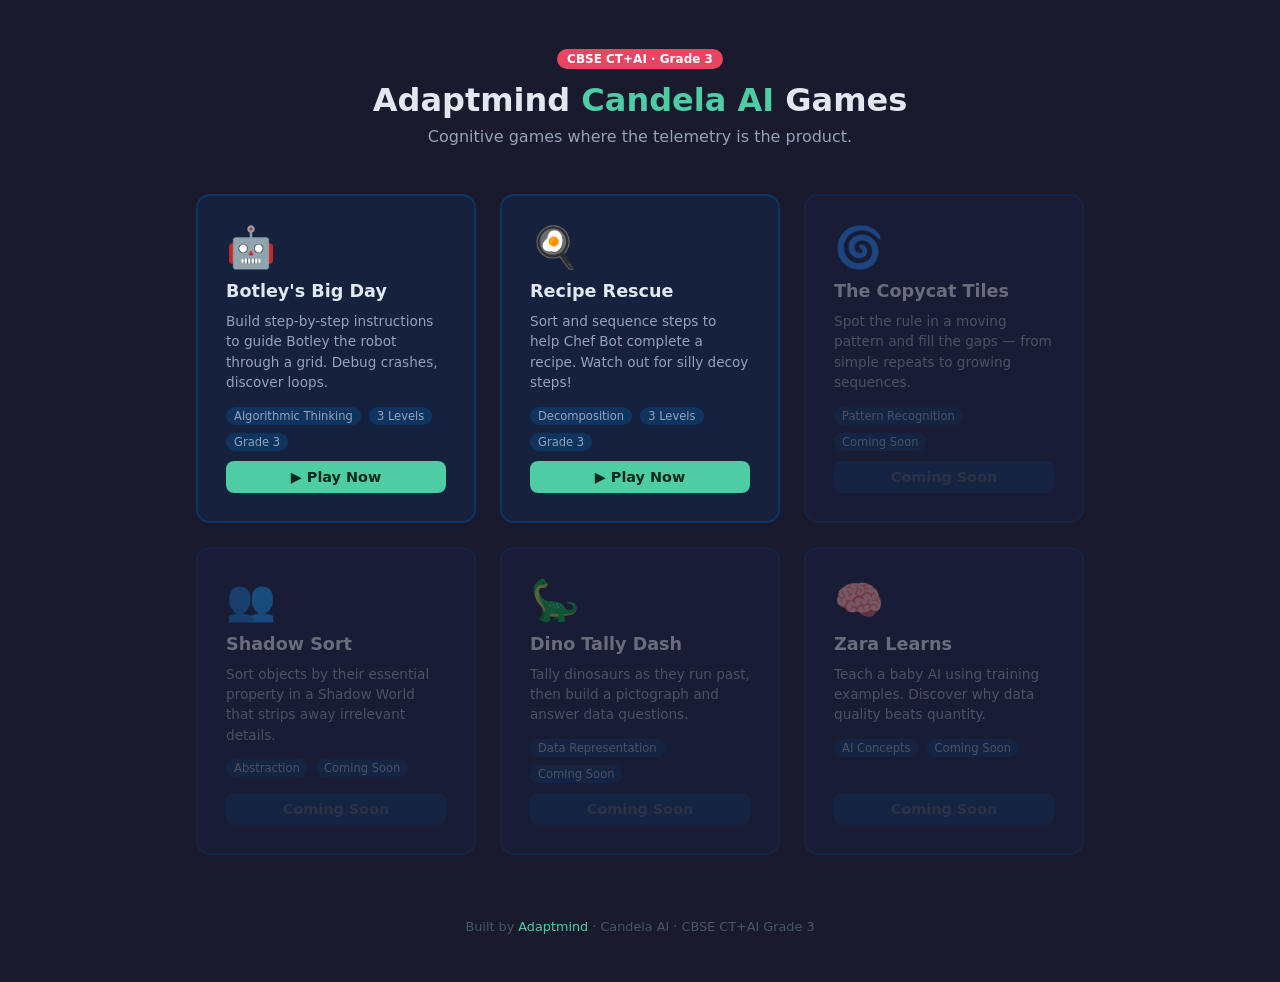
<file: index.html>
<!DOCTYPE html>
<html lang="en">
<head>
  <meta charset="UTF-8">
  <meta name="viewport" content="width=device-width, initial-scale=1.0">
  <title>Adaptmind — Candela AI Games</title>
  <style>
    *, *::before, *::after { box-sizing: border-box; margin: 0; padding: 0; }
    body {
      background: #1a1a2e;
      color: #e2e8f0;
      font-family: 'Segoe UI', system-ui, sans-serif;
      min-height: 100vh;
      display: flex;
      flex-direction: column;
      align-items: center;
      padding: 48px 24px;
    }
    header { text-align: center; margin-bottom: 48px; }
    header h1 { font-size: 2rem; font-weight: 800; }
    header h1 span { color: #4ecca3; }
    header p { color: #94a3b8; margin-top: 8px; font-size: 1rem; }
    .tag {
      display: inline-block;
      background: #e94560;
      color: #fff;
      font-size: 0.75rem;
      font-weight: 700;
      padding: 3px 10px;
      border-radius: 20px;
      margin-bottom: 12px;
    }
    .games { display: flex; flex-wrap: wrap; gap: 24px; justify-content: center; max-width: 900px; }
    .card {
      background: #16213e;
      border: 2px solid #0f3460;
      border-radius: 14px;
      padding: 28px;
      width: 280px;
      transition: border-color 0.2s, transform 0.15s;
      text-decoration: none;
      color: inherit;
      display: flex;
      flex-direction: column;
      gap: 10px;
    }
    .card:hover { border-color: #4ecca3; transform: translateY(-4px); }
    .card .emoji { font-size: 2.5rem; }
    .card h2 { font-size: 1.1rem; font-weight: 700; }
    .card p { color: #94a3b8; font-size: 0.85rem; line-height: 1.5; }
    .card .meta { display: flex; gap: 8px; flex-wrap: wrap; margin-top: 4px; }
    .card .pill {
      background: #0f3460;
      font-size: 0.72rem;
      padding: 2px 8px;
      border-radius: 20px;
      color: #94a3b8;
    }
    .card .play {
      margin-top: auto;
      padding: 8px 0;
      background: #4ecca3;
      color: #0a2a1e;
      border-radius: 8px;
      text-align: center;
      font-weight: 700;
      font-size: 0.9rem;
    }
    footer { margin-top: 64px; color: #475569; font-size: 0.8rem; text-align: center; }
    footer a { color: #4ecca3; text-decoration: none; }
  </style>
</head>
<body>

  <header>
    <div class="tag">CBSE CT+AI · Grade 3</div>
    <h1>Adaptmind <span>Candela AI</span> Games</h1>
    <p>Cognitive games where the telemetry is the product.</p>
  </header>

  <div class="games">

    <a class="card" href="games/botleys-big-day/index.html">
      <div class="emoji">🤖</div>
      <h2>Botley's Big Day</h2>
      <p>Build step-by-step instructions to guide Botley the robot through a grid. Debug crashes, discover loops.</p>
      <div class="meta">
        <span class="pill">Algorithmic Thinking</span>
        <span class="pill">3 Levels</span>
        <span class="pill">Grade 3</span>
      </div>
      <div class="play">▶ Play Now</div>
    </a>

    <a class="card" href="games/recipe-rescue/index.html">
      <div class="emoji">🍳</div>
      <h2>Recipe Rescue</h2>
      <p>Sort and sequence steps to help Chef Bot complete a recipe. Watch out for silly decoy steps!</p>
      <div class="meta">
        <span class="pill">Decomposition</span>
        <span class="pill">3 Levels</span>
        <span class="pill">Grade 3</span>
      </div>
      <div class="play">▶ Play Now</div>
    </a>

    <div class="card" style="opacity:0.4; cursor:not-allowed;">
      <div class="emoji">🌀</div>
      <h2>The Copycat Tiles</h2>
      <p>Spot the rule in a moving pattern and fill the gaps — from simple repeats to growing sequences.</p>
      <div class="meta">
        <span class="pill">Pattern Recognition</span>
        <span class="pill">Coming Soon</span>
      </div>
      <div class="play" style="background:#0f3460; color:#475569;">Coming Soon</div>
    </div>

    <div class="card" style="opacity:0.4; cursor:not-allowed;">
      <div class="emoji">👥</div>
      <h2>Shadow Sort</h2>
      <p>Sort objects by their essential property in a Shadow World that strips away irrelevant details.</p>
      <div class="meta">
        <span class="pill">Abstraction</span>
        <span class="pill">Coming Soon</span>
      </div>
      <div class="play" style="background:#0f3460; color:#475569;">Coming Soon</div>
    </div>

    <div class="card" style="opacity:0.4; cursor:not-allowed;">
      <div class="emoji">🦕</div>
      <h2>Dino Tally Dash</h2>
      <p>Tally dinosaurs as they run past, then build a pictograph and answer data questions.</p>
      <div class="meta">
        <span class="pill">Data Representation</span>
        <span class="pill">Coming Soon</span>
      </div>
      <div class="play" style="background:#0f3460; color:#475569;">Coming Soon</div>
    </div>

    <div class="card" style="opacity:0.4; cursor:not-allowed;">
      <div class="emoji">🧠</div>
      <h2>Zara Learns</h2>
      <p>Teach a baby AI using training examples. Discover why data quality beats quantity.</p>
      <div class="meta">
        <span class="pill">AI Concepts</span>
        <span class="pill">Coming Soon</span>
      </div>
      <div class="play" style="background:#0f3460; color:#475569;">Coming Soon</div>
    </div>

  </div>

  <footer>
    Built by <a href="https://adaptmind.in">Adaptmind</a> · Candela AI · CBSE CT+AI Grade 3
  </footer>

</body>
</html>
</file>
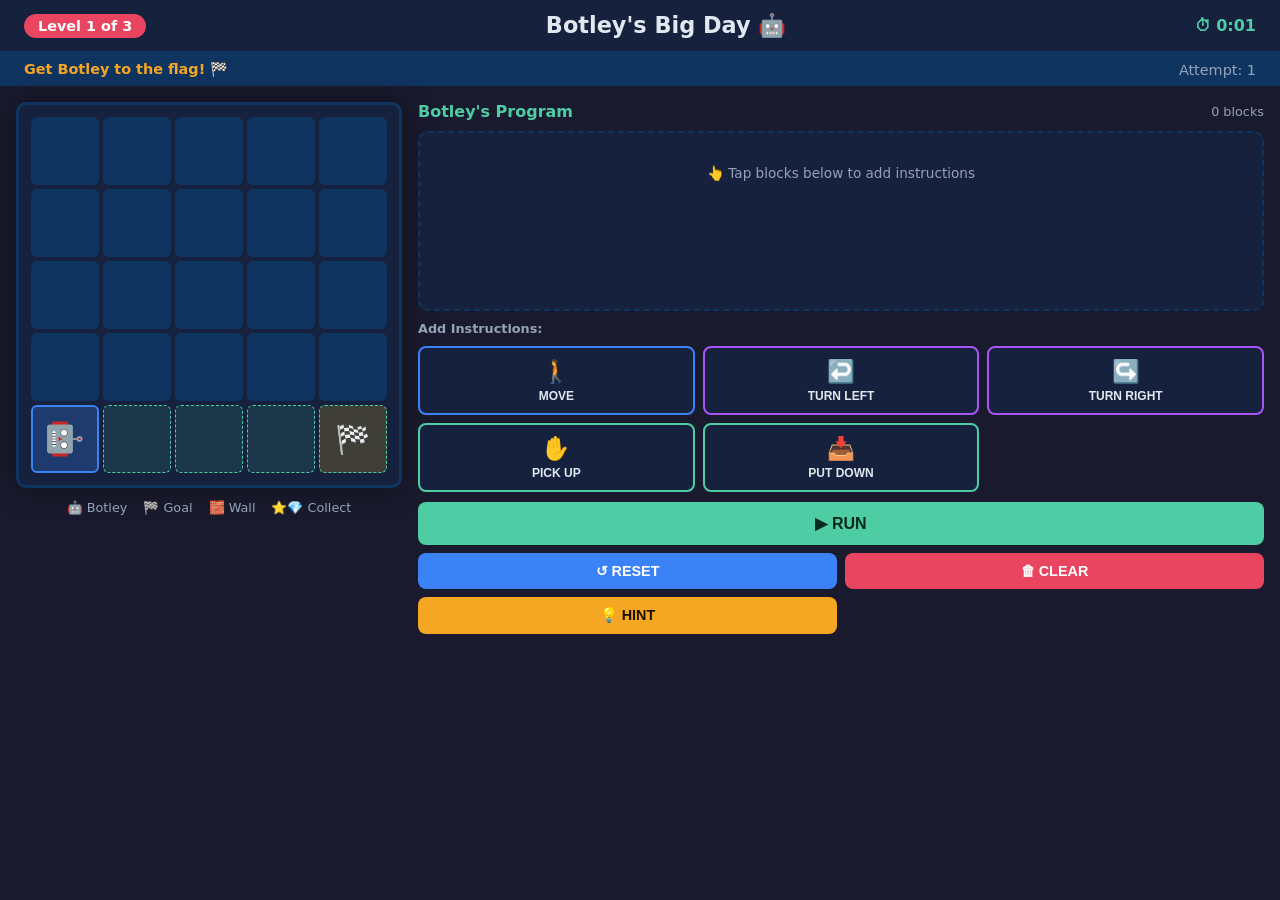
<file: games/botleys-big-day/index.html>
<!DOCTYPE html>
<html lang="en">
<head>
  <meta charset="UTF-8">
  <meta name="viewport" content="width=device-width, initial-scale=1.0">
  <title>Botley's Big Day 🤖</title>
  <link rel="stylesheet" href="style.css">
</head>
<body>
  <div id="app">

    <header id="hdr">
      <div id="level-badge">Level <span id="level-num">1</span> of 3</div>
      <h1>Botley's Big Day 🤖</h1>
      <div id="timer">⏱ <span id="time-display">0:00</span></div>
    </header>

    <div id="status-bar">
      <span id="task-desc"></span>
      <span id="attempt-label">Attempt: <span id="attempt-num">1</span></span>
    </div>

    <main id="game-area">

      <!-- LEFT: Grid World -->
      <section id="grid-panel">
        <div id="grid-wrap">
          <div id="grid"></div>
        </div>
        <div id="grid-legend">
          <span>🤖 Botley</span>
          <span>🏁 Goal</span>
          <span>🧱 Wall</span>
          <span>⭐💎 Collect</span>
        </div>
      </section>

      <!-- RIGHT: Program Panel -->
      <section id="program-panel">

        <div id="stack-header">
          <h2>Botley's Program</h2>
          <span id="block-count">0 blocks</span>
        </div>

        <div id="instruction-stack"></div>

        <div id="palette-header">Add Instructions:</div>
        <div id="palette">
          <button class="pal-btn move-btn"  onclick="addBlock('MOVE')">
            <span class="b-icon">🚶</span><span class="b-lbl">MOVE</span>
          </button>
          <button class="pal-btn turn-btn"  onclick="addBlock('TURN_LEFT')">
            <span class="b-icon">↩️</span><span class="b-lbl">TURN LEFT</span>
          </button>
          <button class="pal-btn turn-btn"  onclick="addBlock('TURN_RIGHT')">
            <span class="b-icon">↪️</span><span class="b-lbl">TURN RIGHT</span>
          </button>
          <button class="pal-btn pick-btn"  onclick="addBlock('PICK_UP')">
            <span class="b-icon">✋</span><span class="b-lbl">PICK UP</span>
          </button>
          <button class="pal-btn put-btn"   onclick="addBlock('PUT_DOWN')">
            <span class="b-icon">📥</span><span class="b-lbl">PUT DOWN</span>
          </button>
          <button class="pal-btn rep-btn" id="repeat-pal-btn" style="display:none" onclick="addBlock('REPEAT')">
            <span class="b-icon">🔄</span><span class="b-lbl">REPEAT ×?</span>
          </button>
        </div>

        <div id="controls">
          <button id="run-btn"   class="ctrl run"   onclick="runProgram()">▶ RUN</button>
          <button id="reset-btn" class="ctrl reset" onclick="resetRun()">↺ RESET</button>
          <button id="clear-btn" class="ctrl clear" onclick="clearProgram()">🗑 CLEAR</button>
          <button id="hint-btn"  class="ctrl hint"  onclick="requestHint()">💡 HINT</button>
        </div>

      </section>
    </main>

    <!-- Crash / feedback toast -->
    <div id="toast" class="hidden"></div>

    <!-- Win modal -->
    <div id="win-modal" class="modal hidden">
      <div class="modal-box">
        <div id="win-emoji">🎉</div>
        <h2 id="win-title">Level Complete!</h2>
        <div id="win-stats"></div>
        <div id="win-actions">
          <button id="next-btn" onclick="nextLevel()">Next Level →</button>
        </div>
      </div>
    </div>

    <!-- Game Over modal (all levels done) -->
    <div id="done-modal" class="modal hidden">
      <div class="modal-box">
        <div style="font-size:3rem">🏆</div>
        <h2>You finished all levels!</h2>
        <p>Botley is so proud of you.</p>
        <button onclick="restartGame()">Play Again</button>
      </div>
    </div>

  </div>
  <script src="game.js"></script>
</body>
</html>
</file>
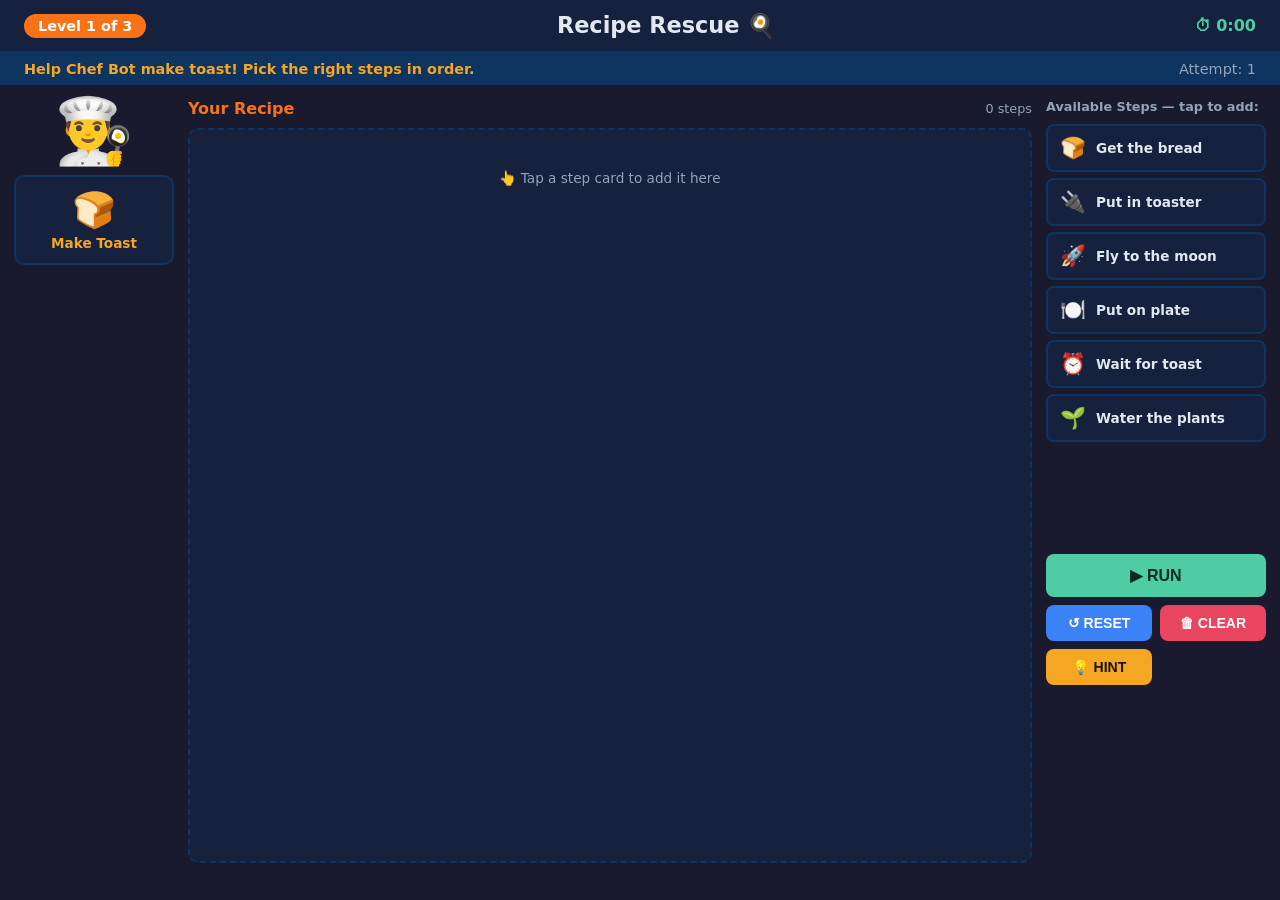
<file: games/recipe-rescue/index.html>
<!DOCTYPE html>
<html lang="en">
<head>
  <meta charset="UTF-8">
  <meta name="viewport" content="width=device-width, initial-scale=1.0">
  <title>Recipe Rescue 🍳</title>
  <link rel="stylesheet" href="style.css">
</head>
<body>
<div id="app">

  <header>
    <div id="level-badge">Level <span id="level-num">1</span> of 3</div>
    <h1>Recipe Rescue 🍳</h1>
    <div id="timer">⏱ <span id="time-display">0:00</span></div>
  </header>

  <div id="status-bar">
    <span id="task-desc"></span>
    <span id="attempt-label">Attempt: <span id="attempt-num">1</span></span>
  </div>

  <main id="game-area">

    <!-- LEFT: Chef Bot + execution display -->
    <section id="chef-panel">
      <div id="robot-wrap">
        <div id="robot-face">👨‍🍳</div>
        <div id="robot-bubble" class="hidden"></div>
      </div>
      <div id="dish-goal">
        <div id="dish-emoji"></div>
        <div id="dish-name"></div>
      </div>
      <div id="exec-log"></div>
    </section>

    <!-- CENTER: Sequence slots -->
    <section id="sequence-panel">
      <div id="seq-header">
        <h2>Your Recipe</h2>
        <span id="seq-count">0 steps</span>
      </div>
      <div id="sequence"></div>
    </section>

    <!-- RIGHT: Available cards -->
    <section id="cards-panel">
      <div id="cards-header">Available Steps — tap to add:</div>
      <div id="card-tray"></div>
      <div id="controls">
        <button id="run-btn"   class="ctrl run"   onclick="runRecipe()">▶ RUN</button>
        <button id="reset-btn" class="ctrl reset" onclick="resetRun()">↺ RESET</button>
        <button id="clear-btn" class="ctrl clear" onclick="clearSequence()">🗑 CLEAR</button>
        <button id="hint-btn"  class="ctrl hint"  onclick="requestHint()">💡 HINT</button>
      </div>
    </section>

  </main>

  <div id="toast" class="hidden"></div>

  <div id="win-modal" class="modal hidden">
    <div class="modal-box">
      <div id="win-emoji">🎉</div>
      <h2 id="win-title">Level Complete!</h2>
      <div id="win-stats"></div>
      <button id="next-btn" onclick="nextLevel()">Next Level →</button>
    </div>
  </div>

  <div id="done-modal" class="modal hidden">
    <div class="modal-box">
      <div style="font-size:3rem">🏆</div>
      <h2>All Recipes Rescued!</h2>
      <p style="color:#94a3b8;margin-top:8px">Chef Bot is so proud of you!</p>
      <button onclick="restartGame()">Play Again</button>
    </div>
  </div>

</div>
<script src="logger.js"></script>
<script src="game.js"></script>
</body>
</html>
</file>
<file: games/botleys-big-day/style.css>
/* ── Reset & base ─────────────────────────────────────────── */
*, *::before, *::after { box-sizing: border-box; margin: 0; padding: 0; }

:root {
  --bg:        #1a1a2e;
  --surface:   #16213e;
  --panel:     #0f3460;
  --accent:    #e94560;
  --green:     #4ecca3;
  --yellow:    #f5a623;
  --purple:    #a855f7;
  --blue:      #3b82f6;
  --text:      #e2e8f0;
  --muted:     #94a3b8;
  --radius:    10px;
  --cell-size: 68px;
}

body {
  background: var(--bg);
  color: var(--text);
  font-family: 'Segoe UI', system-ui, sans-serif;
  min-height: 100vh;
  overflow-x: hidden;
}

/* ── Header ───────────────────────────────────────────────── */
#hdr {
  background: var(--surface);
  display: flex;
  align-items: center;
  justify-content: space-between;
  padding: 12px 24px;
  border-bottom: 2px solid var(--panel);
}

#hdr h1 { font-size: 1.4rem; font-weight: 700; }

#level-badge {
  background: var(--accent);
  color: #fff;
  padding: 4px 14px;
  border-radius: 20px;
  font-weight: 700;
  font-size: 0.9rem;
}

#timer {
  font-size: 1rem;
  color: var(--green);
  font-weight: 600;
  min-width: 70px;
  text-align: right;
}

/* ── Status bar ───────────────────────────────────────────── */
#status-bar {
  background: var(--panel);
  display: flex;
  justify-content: space-between;
  align-items: center;
  padding: 8px 24px;
  font-size: 0.9rem;
}

#task-desc  { color: var(--yellow); font-weight: 600; }
#attempt-label { color: var(--muted); }

/* ── Main layout ──────────────────────────────────────────── */
#game-area {
  display: flex;
  gap: 16px;
  padding: 16px;
  min-height: calc(100vh - 110px);
  flex-wrap: wrap;
}

/* ── Grid panel ───────────────────────────────────────────── */
#grid-panel {
  display: flex;
  flex-direction: column;
  align-items: center;
  gap: 12px;
  flex: 0 0 auto;
}

#grid-wrap {
  background: var(--surface);
  border: 3px solid var(--panel);
  border-radius: var(--radius);
  padding: 12px;
  box-shadow: 0 0 30px rgba(0,0,0,0.4);
}

#grid {
  display: grid;
  gap: 4px;
}

.cell {
  width: var(--cell-size);
  height: var(--cell-size);
  background: var(--panel);
  border-radius: 6px;
  display: flex;
  align-items: center;
  justify-content: center;
  font-size: 1.8rem;
  transition: background 0.2s, transform 0.15s;
  position: relative;
  user-select: none;
}

.cell.ghost       { background: rgba(78,204,163,0.12); border: 1px dashed var(--green); }
.cell.goal        { background: rgba(249,198,35,0.18); }
.cell.obstacle    { background: #2d2d2d; }
.cell.object-cell { background: rgba(232,196,9,0.1); }

.cell.botley {
  background: rgba(59,130,246,0.25);
  border: 2px solid var(--blue);
  z-index: 2;
}

.cell.botley.crash {
  background: rgba(233,69,96,0.4);
  border-color: var(--accent);
  animation: shake 0.4s;
}

.cell.current-step {
  box-shadow: 0 0 0 3px var(--green);
}

@keyframes shake {
  0%,100% { transform: translateX(0); }
  25%      { transform: translateX(-6px); }
  75%      { transform: translateX(6px); }
}

.botley-sprite {
  font-size: 2rem;
  display: inline-block;
  transition: transform 0.25s ease;
}

#grid-legend {
  display: flex;
  gap: 16px;
  font-size: 0.8rem;
  color: var(--muted);
  flex-wrap: wrap;
  justify-content: center;
}

/* ── Program panel ────────────────────────────────────────── */
#program-panel {
  flex: 1;
  min-width: 280px;
  display: flex;
  flex-direction: column;
  gap: 10px;
}

#stack-header {
  display: flex;
  justify-content: space-between;
  align-items: center;
}

#stack-header h2 { font-size: 1rem; font-weight: 700; color: var(--green); }
#block-count { font-size: 0.8rem; color: var(--muted); }

/* ── Instruction stack ────────────────────────────────────── */
#instruction-stack {
  background: var(--surface);
  border: 2px dashed var(--panel);
  border-radius: var(--radius);
  min-height: 180px;
  max-height: 360px;
  overflow-y: auto;
  padding: 8px;
  display: flex;
  flex-direction: column;
  gap: 6px;
}

#instruction-stack:empty::after {
  content: "👆 Tap blocks below to add instructions";
  color: var(--muted);
  font-size: 0.85rem;
  text-align: center;
  padding: 24px 0;
  display: block;
}

.stack-block {
  display: flex;
  align-items: center;
  gap: 8px;
  padding: 8px 12px;
  border-radius: 8px;
  cursor: grab;
  font-size: 0.9rem;
  font-weight: 600;
  transition: opacity 0.15s, transform 0.15s, box-shadow 0.15s;
  user-select: none;
  position: relative;
}

.stack-block:active { cursor: grabbing; }

.stack-block.active-step {
  box-shadow: 0 0 0 3px var(--green);
  transform: scale(1.04);
}

.stack-block.error-step {
  box-shadow: 0 0 0 3px var(--accent);
  animation: shake 0.4s;
}

.stack-block.dragging { opacity: 0.4; }

.stack-block .step-num {
  width: 20px;
  height: 20px;
  border-radius: 50%;
  background: rgba(0,0,0,0.25);
  display: flex;
  align-items: center;
  justify-content: center;
  font-size: 0.7rem;
  flex-shrink: 0;
}

.stack-block .b-icon { font-size: 1.1rem; }

.stack-block .remove-btn {
  margin-left: auto;
  background: rgba(0,0,0,0.2);
  border: none;
  color: rgba(255,255,255,0.5);
  width: 22px;
  height: 22px;
  border-radius: 50%;
  cursor: pointer;
  font-size: 0.75rem;
  display: flex;
  align-items: center;
  justify-content: center;
  transition: background 0.15s, color 0.15s;
  flex-shrink: 0;
}

.stack-block .remove-btn:hover { background: var(--accent); color: #fff; }

/* Block type colors */
.stack-block.type-MOVE       { background: #1e3a5f; border-left: 4px solid var(--blue); }
.stack-block.type-TURN_LEFT  { background: #3b2a54; border-left: 4px solid var(--purple); }
.stack-block.type-TURN_RIGHT { background: #3b2a54; border-left: 4px solid var(--purple); }
.stack-block.type-PICK_UP    { background: #2a3b1e; border-left: 4px solid var(--green); }
.stack-block.type-PUT_DOWN   { background: #2a3b1e; border-left: 4px solid var(--green); }
.stack-block.type-REPEAT     { background: #3b2a1e; border-left: 4px solid var(--yellow); }

/* Repeat count controls */
.repeat-controls {
  display: flex;
  align-items: center;
  gap: 4px;
  margin-left: 4px;
}
.repeat-controls button {
  width: 20px;
  height: 20px;
  border-radius: 4px;
  border: 1px solid rgba(255,255,255,0.3);
  background: rgba(0,0,0,0.2);
  color: var(--text);
  cursor: pointer;
  font-size: 0.75rem;
  display: flex;
  align-items: center;
  justify-content: center;
}
.repeat-count { font-weight: 700; color: var(--yellow); min-width: 16px; text-align: center; }

/* ── Palette ──────────────────────────────────────────────── */
#palette-header { font-size: 0.8rem; color: var(--muted); font-weight: 600; }

#palette {
  display: grid;
  grid-template-columns: repeat(3, 1fr);
  gap: 8px;
}

.pal-btn {
  background: var(--surface);
  border: 2px solid var(--panel);
  border-radius: 8px;
  color: var(--text);
  cursor: pointer;
  padding: 10px 6px;
  display: flex;
  flex-direction: column;
  align-items: center;
  gap: 4px;
  font-size: 0.75rem;
  font-weight: 600;
  transition: border-color 0.15s, transform 0.1s, background 0.15s;
}

.pal-btn:hover  { transform: translateY(-2px); }
.pal-btn:active { transform: scale(0.96); }

.pal-btn .b-icon { font-size: 1.4rem; }

.move-btn { border-color: var(--blue);   }  .move-btn:hover { background: #1e3a5f; }
.turn-btn { border-color: var(--purple); }  .turn-btn:hover { background: #3b2a54; }
.pick-btn { border-color: var(--green);  }  .pick-btn:hover { background: #2a3b1e; }
.put-btn  { border-color: var(--green);  }  .put-btn:hover  { background: #2a3b1e; }
.rep-btn  { border-color: var(--yellow); }  .rep-btn:hover  { background: #3b2a1e; }

/* ── Controls ─────────────────────────────────────────────── */
#controls {
  display: grid;
  grid-template-columns: 1fr 1fr;
  gap: 8px;
}

.ctrl {
  padding: 10px;
  border: none;
  border-radius: 8px;
  font-weight: 700;
  font-size: 0.9rem;
  cursor: pointer;
  transition: opacity 0.15s, transform 0.1s;
}

.ctrl:hover  { opacity: 0.88; }
.ctrl:active { transform: scale(0.97); }
.ctrl:disabled { opacity: 0.4; cursor: not-allowed; }

.ctrl.run   { background: var(--green);  color: #0a2a1e; grid-column: 1 / -1; font-size: 1rem; padding: 12px; }
.ctrl.reset { background: var(--blue);   color: #fff; }
.ctrl.clear { background: var(--accent); color: #fff; }
.ctrl.hint  { background: var(--yellow); color: #1a1100; }

/* ── Toast ────────────────────────────────────────────────── */
#toast {
  position: fixed;
  bottom: 24px;
  left: 50%;
  transform: translateX(-50%);
  background: var(--surface);
  border: 2px solid var(--accent);
  padding: 12px 24px;
  border-radius: 30px;
  font-weight: 600;
  font-size: 0.95rem;
  z-index: 100;
  transition: opacity 0.3s;
  max-width: 90vw;
  text-align: center;
}

#toast.hidden { opacity: 0; pointer-events: none; }
#toast.info   { border-color: var(--blue); }
#toast.success { border-color: var(--green); }
#toast.error  { border-color: var(--accent); }

/* ── Modals ───────────────────────────────────────────────── */
.modal {
  position: fixed;
  inset: 0;
  background: rgba(0,0,0,0.75);
  display: flex;
  align-items: center;
  justify-content: center;
  z-index: 200;
}

.modal.hidden { display: none; }

.modal-box {
  background: var(--surface);
  border: 2px solid var(--panel);
  border-radius: 16px;
  padding: 36px 40px;
  text-align: center;
  max-width: 400px;
  width: 90%;
  box-shadow: 0 0 60px rgba(0,0,0,0.6);
}

.modal-box h2     { font-size: 1.6rem; margin: 8px 0 16px; }
.modal-box button {
  margin-top: 20px;
  padding: 12px 32px;
  background: var(--green);
  color: #0a2a1e;
  border: none;
  border-radius: 8px;
  font-size: 1rem;
  font-weight: 700;
  cursor: pointer;
}

#win-emoji { font-size: 3rem; }
#win-stats { color: var(--muted); font-size: 0.9rem; line-height: 1.8; }

/* ── Scrollbar ────────────────────────────────────────────── */
#instruction-stack::-webkit-scrollbar { width: 6px; }
#instruction-stack::-webkit-scrollbar-track { background: var(--bg); }
#instruction-stack::-webkit-scrollbar-thumb { background: var(--panel); border-radius: 3px; }

/* ── Responsive ───────────────────────────────────────────── */
@media (max-width: 700px) {
  :root { --cell-size: 52px; }
  #game-area { flex-direction: column; }
  #grid-panel { width: 100%; }
  #palette { grid-template-columns: repeat(3, 1fr); }
}
</file>
<file: games/recipe-rescue/style.css>
*, *::before, *::after { box-sizing: border-box; margin: 0; padding: 0; }

:root {
  --bg:      #1a1a2e;
  --surface: #16213e;
  --panel:   #0f3460;
  --accent:  #e94560;
  --green:   #4ecca3;
  --yellow:  #f5a623;
  --purple:  #a855f7;
  --blue:    #3b82f6;
  --orange:  #f97316;
  --text:    #e2e8f0;
  --muted:   #94a3b8;
  --radius:  10px;
}

body {
  background: var(--bg);
  color: var(--text);
  font-family: 'Segoe UI', system-ui, sans-serif;
  min-height: 100vh;
}

/* ── Header ── */
header {
  background: var(--surface);
  display: flex;
  align-items: center;
  justify-content: space-between;
  padding: 12px 24px;
  border-bottom: 2px solid var(--panel);
}
header h1 { font-size: 1.4rem; font-weight: 700; }
#level-badge {
  background: var(--orange);
  color: #fff;
  padding: 4px 14px;
  border-radius: 20px;
  font-weight: 700;
  font-size: 0.9rem;
}
#timer { font-size: 1rem; color: var(--green); font-weight: 600; min-width: 70px; text-align: right; }

/* ── Status bar ── */
#status-bar {
  background: var(--panel);
  display: flex;
  justify-content: space-between;
  padding: 8px 24px;
  font-size: 0.9rem;
}
#task-desc { color: var(--yellow); font-weight: 600; }
#attempt-label { color: var(--muted); }

/* ── Layout ── */
#game-area {
  display: flex;
  gap: 14px;
  padding: 14px;
  flex-wrap: wrap;
  min-height: calc(100vh - 108px);
}

/* ── Chef panel ── */
#chef-panel {
  display: flex;
  flex-direction: column;
  align-items: center;
  gap: 12px;
  width: 160px;
  flex-shrink: 0;
}

#robot-wrap {
  position: relative;
  display: flex;
  flex-direction: column;
  align-items: center;
}

#robot-face {
  font-size: 4rem;
  line-height: 1;
  transition: transform 0.2s;
}
#robot-face.happy   { animation: bounce 0.4s; }
#robot-face.error   { animation: shake  0.4s; }
#robot-face.running { animation: pulse  1s infinite; }

@keyframes bounce { 0%,100%{transform:translateY(0)} 50%{transform:translateY(-10px)} }
@keyframes shake  { 0%,100%{transform:translateX(0)} 25%{transform:translateX(-6px)} 75%{transform:translateX(6px)} }
@keyframes pulse  { 0%,100%{transform:scale(1)} 50%{transform:scale(1.08)} }

#robot-bubble {
  background: var(--surface);
  border: 2px solid var(--panel);
  border-radius: 12px;
  padding: 8px 12px;
  font-size: 0.8rem;
  text-align: center;
  max-width: 140px;
  margin-top: 6px;
  position: relative;
}
#robot-bubble::before {
  content: '';
  position: absolute;
  top: -8px;
  left: 50%;
  transform: translateX(-50%);
  border: 4px solid transparent;
  border-bottom-color: var(--panel);
}
#robot-bubble.hidden { display: none; }
#robot-bubble.success { border-color: var(--green); }
#robot-bubble.error   { border-color: var(--accent); }

#dish-goal {
  background: var(--surface);
  border: 2px solid var(--panel);
  border-radius: var(--radius);
  padding: 12px;
  text-align: center;
  width: 100%;
}
#dish-emoji { font-size: 2.2rem; }
#dish-name  { font-size: 0.85rem; font-weight: 700; color: var(--yellow); margin-top: 4px; }

#exec-log {
  width: 100%;
  display: flex;
  flex-direction: column;
  gap: 4px;
  max-height: 260px;
  overflow-y: auto;
}
.log-entry {
  font-size: 0.75rem;
  padding: 5px 8px;
  border-radius: 6px;
  display: flex;
  align-items: center;
  gap: 6px;
}
.log-entry.ok    { background: rgba(78,204,163,0.12); color: var(--green); }
.log-entry.err   { background: rgba(233,69,96,0.12);  color: var(--accent); }
.log-entry.info  { background: rgba(59,130,246,0.12); color: var(--blue); }

/* ── Sequence panel ── */
#sequence-panel {
  flex: 1;
  min-width: 240px;
  display: flex;
  flex-direction: column;
  gap: 10px;
}

#seq-header {
  display: flex;
  justify-content: space-between;
  align-items: center;
}
#seq-header h2 { font-size: 1rem; font-weight: 700; color: var(--orange); }
#seq-count { font-size: 0.8rem; color: var(--muted); }

#sequence {
  background: var(--surface);
  border: 2px dashed var(--panel);
  border-radius: var(--radius);
  min-height: 320px;
  padding: 8px;
  display: flex;
  flex-direction: column;
  gap: 6px;
  overflow-y: auto;
  flex: 1;
}

#sequence:empty::after {
  content: "👆 Tap a step card to add it here";
  color: var(--muted);
  font-size: 0.85rem;
  text-align: center;
  padding: 32px 0;
  display: block;
}

/* Slot labels for L1 */
.slot-label {
  font-size: 0.7rem;
  color: var(--muted);
  padding: 2px 8px;
  background: rgba(255,255,255,0.04);
  border-radius: 4px;
  text-align: center;
}

.seq-card {
  display: flex;
  align-items: center;
  gap: 10px;
  padding: 10px 12px;
  border-radius: 8px;
  background: var(--panel);
  border-left: 4px solid var(--orange);
  cursor: grab;
  user-select: none;
  transition: opacity 0.15s, transform 0.15s, box-shadow 0.15s;
}
.seq-card:active { cursor: grabbing; }
.seq-card.active-step { box-shadow: 0 0 0 3px var(--green); transform: scale(1.02); }
.seq-card.error-step  { box-shadow: 0 0 0 3px var(--accent); animation: shake 0.4s; }
.seq-card.decoy-card  { border-left-color: var(--accent); }
.seq-card.dragging    { opacity: 0.35; }

.seq-card .step-num {
  width: 22px; height: 22px;
  border-radius: 50%;
  background: rgba(0,0,0,0.25);
  display: flex; align-items: center; justify-content: center;
  font-size: 0.7rem;
  flex-shrink: 0;
}
.seq-card .card-emoji { font-size: 1.3rem; flex-shrink: 0; }
.seq-card .card-text  { font-size: 0.88rem; font-weight: 600; flex: 1; }
.seq-card .remove-btn {
  margin-left: auto;
  background: rgba(0,0,0,0.2);
  border: none;
  color: rgba(255,255,255,0.4);
  width: 22px; height: 22px;
  border-radius: 50%;
  cursor: pointer;
  font-size: 0.75rem;
  display: flex; align-items: center; justify-content: center;
  transition: background 0.15s, color 0.15s;
  flex-shrink: 0;
}
.seq-card .remove-btn:hover { background: var(--accent); color: #fff; }

/* ── Cards panel ── */
#cards-panel {
  width: 220px;
  flex-shrink: 0;
  display: flex;
  flex-direction: column;
  gap: 10px;
}
#cards-header { font-size: 0.8rem; color: var(--muted); font-weight: 600; }

#card-tray {
  display: flex;
  flex-direction: column;
  gap: 6px;
  flex: 1;
  overflow-y: auto;
  max-height: 420px;
}

.tray-card {
  display: flex;
  align-items: center;
  gap: 10px;
  padding: 10px 12px;
  background: var(--surface);
  border: 2px solid var(--panel);
  border-radius: 8px;
  cursor: pointer;
  transition: border-color 0.15s, transform 0.1s, opacity 0.15s;
  user-select: none;
}
.tray-card:hover   { border-color: var(--orange); transform: translateX(3px); }
.tray-card:active  { transform: scale(0.97); }
.tray-card.used    { opacity: 0.3; pointer-events: none; }

.tray-card .card-emoji { font-size: 1.3rem; }
.tray-card .card-text  { font-size: 0.85rem; font-weight: 600; }

/* ── Controls ── */
#controls {
  display: grid;
  grid-template-columns: 1fr 1fr;
  gap: 8px;
}
.ctrl {
  padding: 10px;
  border: none;
  border-radius: 8px;
  font-weight: 700;
  font-size: 0.88rem;
  cursor: pointer;
  transition: opacity 0.15s, transform 0.1s;
}
.ctrl:hover  { opacity: 0.88; }
.ctrl:active { transform: scale(0.97); }
.ctrl:disabled { opacity: 0.35; cursor: not-allowed; }
.ctrl.run   { background: var(--green);  color: #0a2a1e; grid-column: 1/-1; font-size: 1rem; padding: 12px; }
.ctrl.reset { background: var(--blue);   color: #fff; }
.ctrl.clear { background: var(--accent); color: #fff; }
.ctrl.hint  { background: var(--yellow); color: #1a1100; }

/* ── Toast ── */
#toast {
  position: fixed; bottom: 24px; left: 50%;
  transform: translateX(-50%);
  background: var(--surface);
  border: 2px solid var(--accent);
  padding: 12px 24px;
  border-radius: 30px;
  font-weight: 600; font-size: 0.95rem;
  z-index: 100; max-width: 90vw; text-align: center;
  transition: opacity 0.3s;
}
#toast.hidden  { opacity: 0; pointer-events: none; }
#toast.info    { border-color: var(--blue); }
#toast.success { border-color: var(--green); }
#toast.error   { border-color: var(--accent); }

/* ── Modals ── */
.modal {
  position: fixed; inset: 0;
  background: rgba(0,0,0,0.75);
  display: flex; align-items: center; justify-content: center;
  z-index: 200;
}
.modal.hidden { display: none; }
.modal-box {
  background: var(--surface);
  border: 2px solid var(--panel);
  border-radius: 16px;
  padding: 36px 40px;
  text-align: center;
  max-width: 400px; width: 90%;
  box-shadow: 0 0 60px rgba(0,0,0,0.6);
}
.modal-box h2     { font-size: 1.6rem; margin: 8px 0 16px; }
#win-emoji        { font-size: 3rem; }
#win-stats        { color: var(--muted); font-size: 0.9rem; line-height: 1.8; }
.modal-box button {
  margin-top: 20px; padding: 12px 32px;
  background: var(--green); color: #0a2a1e;
  border: none; border-radius: 8px;
  font-size: 1rem; font-weight: 700; cursor: pointer;
}

/* ── Scrollbars ── */
#exec-log::-webkit-scrollbar,
#card-tray::-webkit-scrollbar,
#sequence::-webkit-scrollbar { width: 5px; }
#exec-log::-webkit-scrollbar-track,
#card-tray::-webkit-scrollbar-track,
#sequence::-webkit-scrollbar-track { background: var(--bg); }
#exec-log::-webkit-scrollbar-thumb,
#card-tray::-webkit-scrollbar-thumb,
#sequence::-webkit-scrollbar-thumb { background: var(--panel); border-radius: 3px; }

/* ── Responsive ── */
@media (max-width: 680px) {
  #game-area { flex-direction: column; }
  #chef-panel { width: 100%; flex-direction: row; flex-wrap: wrap; }
  #cards-panel { width: 100%; }
  #card-tray { flex-direction: row; flex-wrap: wrap; max-height: none; }
  .tray-card { width: calc(50% - 3px); }
}
</file>
